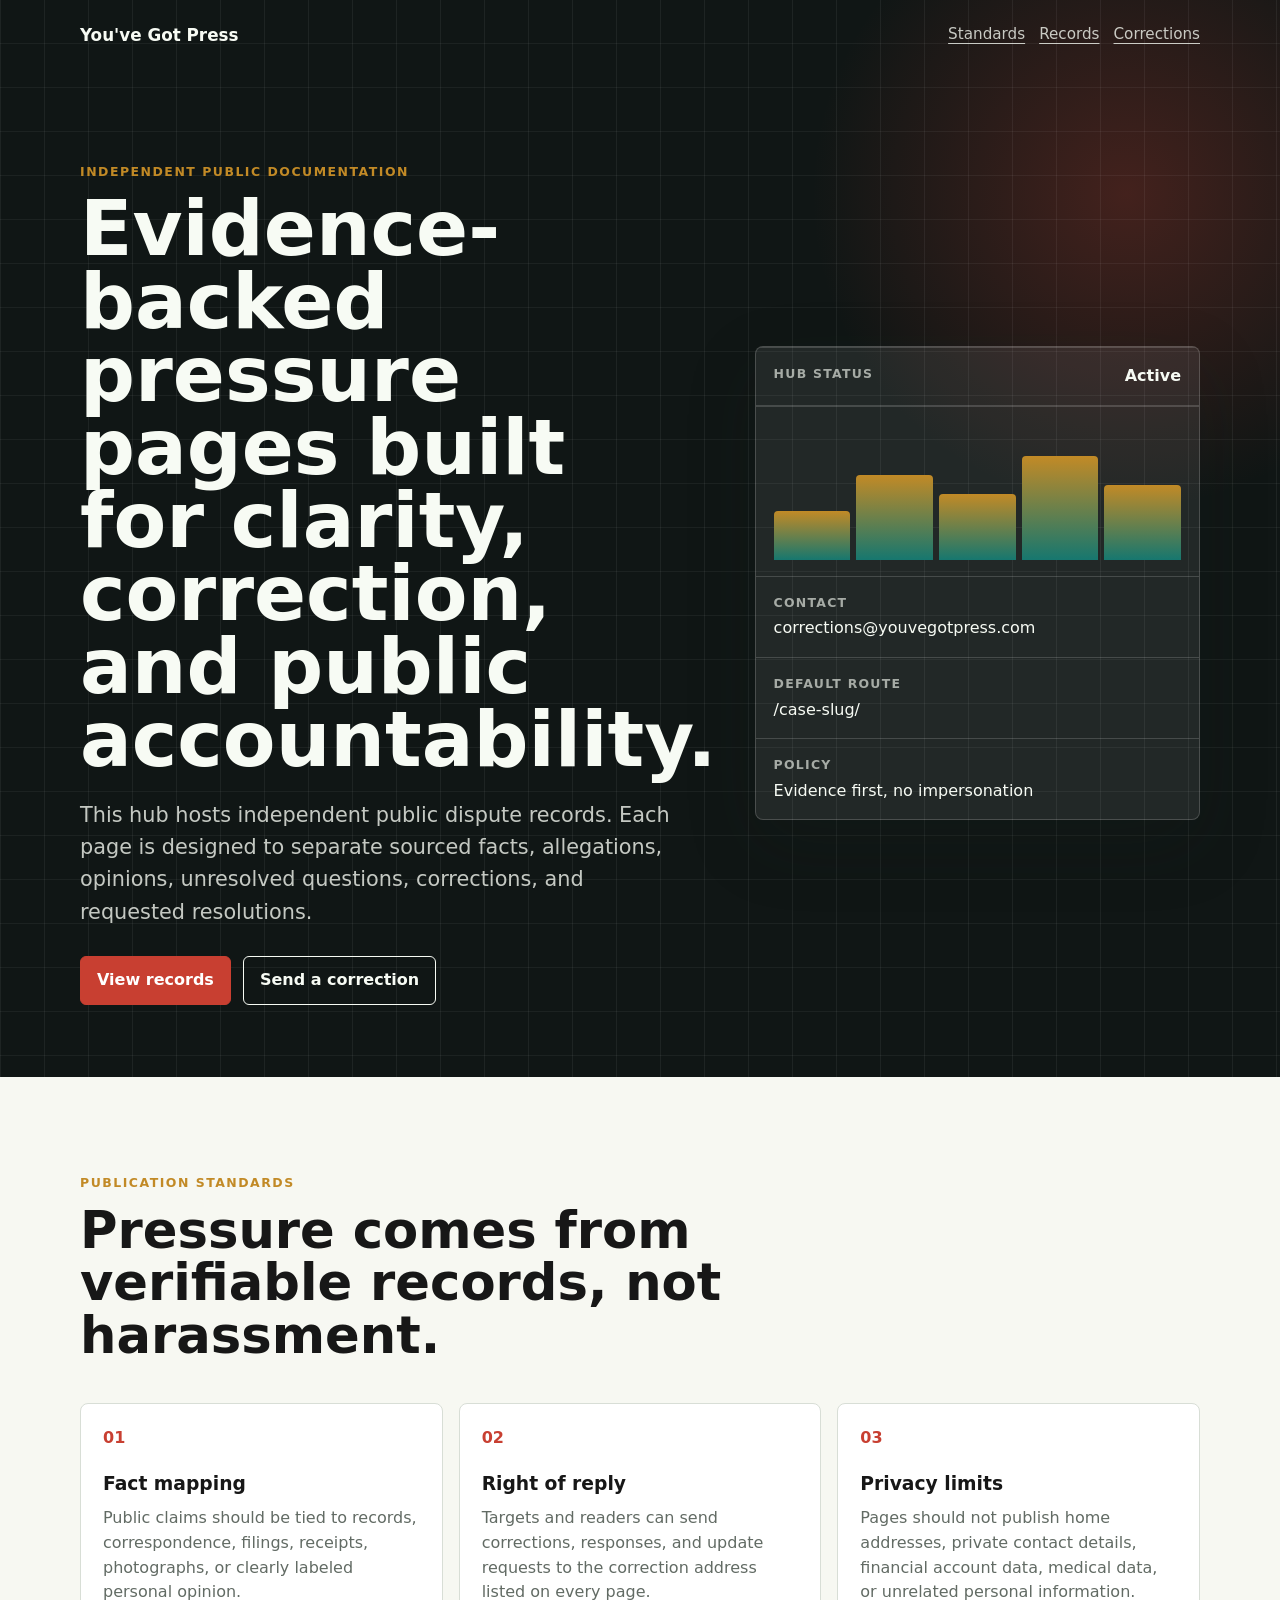
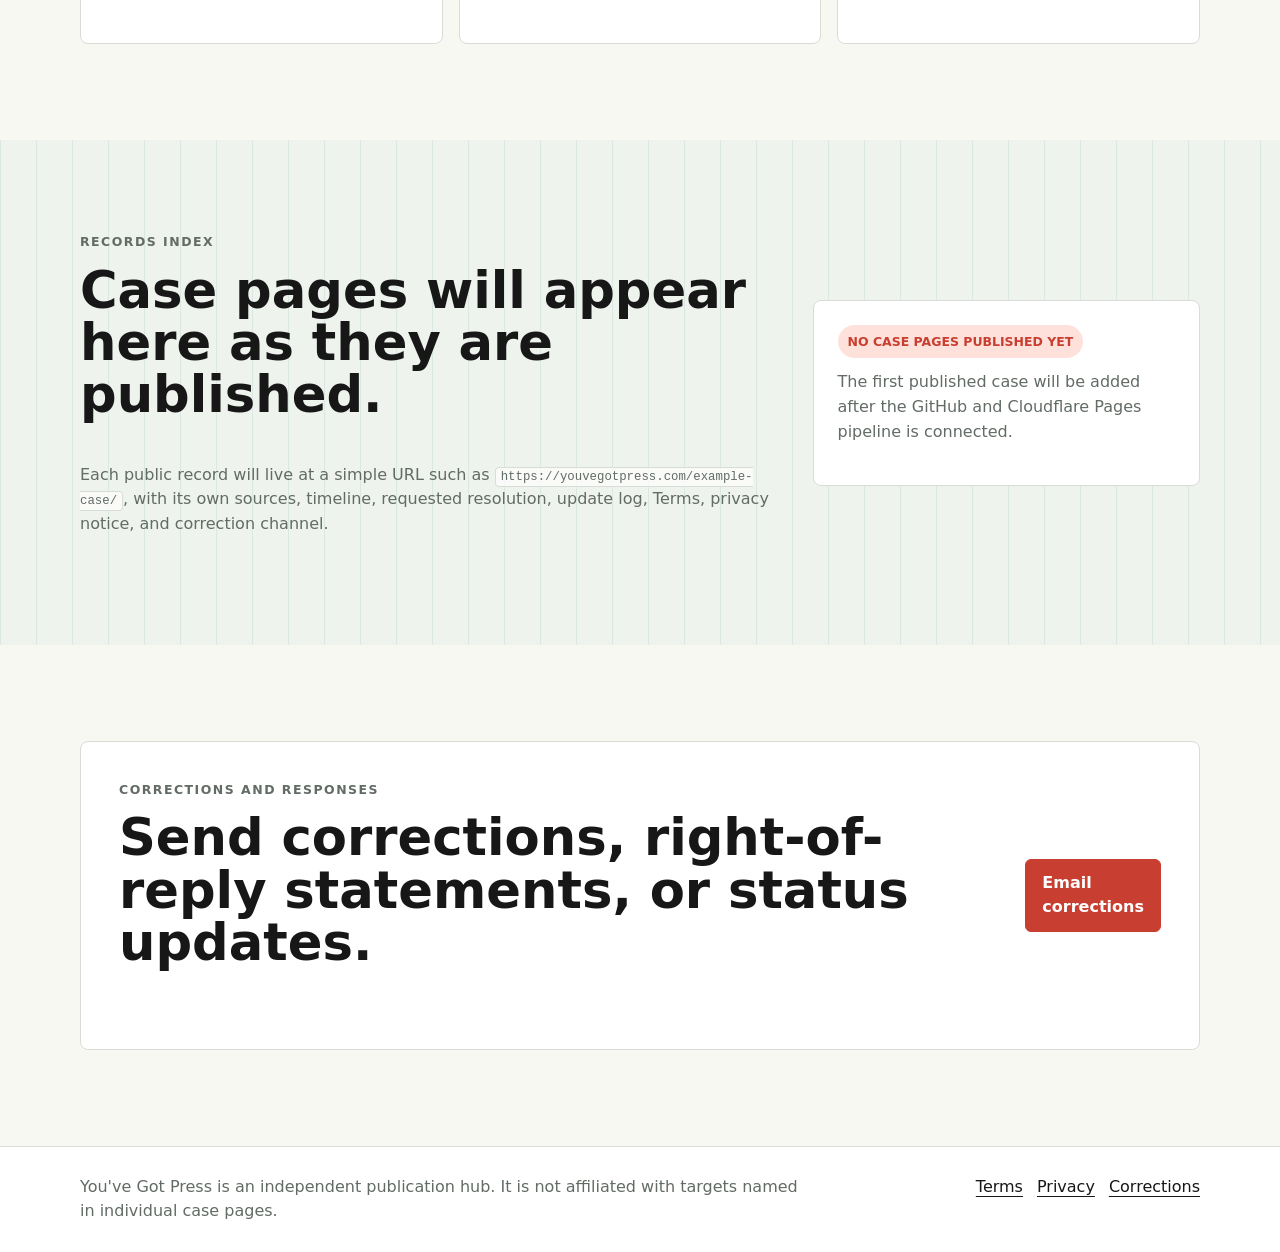
<file: index.html>
<!doctype html>
<html lang="en">
  <head>
    <meta charset="utf-8">
    <meta name="viewport" content="width=device-width, initial-scale=1">
    <title>You've Got Press | Independent Public Records Hub</title>
    <meta name="description" content="You've Got Press is an independent hub for evidence-backed public dispute pages, corrections, updates, and right-of-reply records.">
    <meta name="robots" content="index, follow">
    <link rel="canonical" href="https://youvegotpress.com/">
    <meta property="og:title" content="You've Got Press">
    <meta property="og:description" content="Independent evidence-backed public dispute pages with corrections and right-of-reply records.">
    <meta property="og:type" content="website">
    <meta property="og:url" content="https://youvegotpress.com/">
    <meta name="twitter:card" content="summary_large_image">
    <link rel="stylesheet" href="styles.css">
    <script type="application/ld+json">
      {
        "@context": "https://schema.org",
        "@type": "WebSite",
        "name": "You've Got Press",
        "url": "https://youvegotpress.com/",
        "description": "Independent hub for evidence-backed public dispute pages, corrections, updates, and right-of-reply records.",
        "publisher": {
          "@type": "Organization",
          "name": "You've Got Press"
        },
        "potentialAction": {
          "@type": "CommunicateAction",
          "target": "mailto:corrections@youvegotpress.com"
        }
      }
    </script>
  </head>
  <body>
    <a class="skip-link" href="#main">Skip to content</a>
    <header class="hero">
      <nav class="nav wrap" aria-label="Site navigation">
        <a class="brand" href="/">You've Got Press</a>
        <div>
          <a href="#standards">Standards</a>
          <a href="#records">Records</a>
          <a href="mailto:corrections@youvegotpress.com">Corrections</a>
        </div>
      </nav>
      <div class="hero-grid wrap">
        <section>
          <p class="eyebrow">Independent public documentation</p>
          <h1>Evidence-backed pressure pages built for clarity, correction, and public accountability.</h1>
          <p class="lead">This hub hosts independent public dispute records. Each page is designed to separate sourced facts, allegations, opinions, unresolved questions, corrections, and requested resolutions.</p>
          <div class="actions">
            <a class="button primary" href="#records">View records</a>
            <a class="button secondary" href="mailto:corrections@youvegotpress.com">Send a correction</a>
          </div>
        </section>
        <aside class="signal-panel" aria-label="Publication standards summary">
          <div class="panel-top">
            <span>Hub status</span>
            <strong>Active</strong>
          </div>
          <div class="signal-lines" aria-hidden="true">
            <i></i><i></i><i></i><i></i><i></i>
          </div>
          <dl>
            <div>
              <dt>Contact</dt>
              <dd>corrections@youvegotpress.com</dd>
            </div>
            <div>
              <dt>Default route</dt>
              <dd>/case-slug/</dd>
            </div>
            <div>
              <dt>Policy</dt>
              <dd>Evidence first, no impersonation</dd>
            </div>
          </dl>
        </aside>
      </div>
    </header>

    <main id="main">
      <section class="section wrap" id="standards">
        <div class="section-heading">
          <p class="eyebrow">Publication standards</p>
          <h2>Pressure comes from verifiable records, not harassment.</h2>
        </div>
        <div class="standards-grid">
          <article>
            <span>01</span>
            <h3>Fact mapping</h3>
            <p>Public claims should be tied to records, correspondence, filings, receipts, photographs, or clearly labeled personal opinion.</p>
          </article>
          <article>
            <span>02</span>
            <h3>Right of reply</h3>
            <p>Targets and readers can send corrections, responses, and update requests to the correction address listed on every page.</p>
          </article>
          <article>
            <span>03</span>
            <h3>Privacy limits</h3>
            <p>Pages should not publish home addresses, private contact details, financial account data, medical data, or unrelated personal information.</p>
          </article>
        </div>
      </section>

      <section class="records-band" id="records">
        <div class="wrap records-layout">
          <div>
            <p class="eyebrow">Records index</p>
            <h2>Case pages will appear here as they are published.</h2>
            <p>Each public record will live at a simple URL such as <code>https://youvegotpress.com/example-case/</code>, with its own sources, timeline, requested resolution, update log, Terms, privacy notice, and correction channel.</p>
          </div>
          <div class="empty-index">
            <span>No case pages published yet</span>
            <p>The first published case will be added after the GitHub and Cloudflare Pages pipeline is connected.</p>
          </div>
        </div>
      </section>

      <section class="section wrap">
        <div class="cta-strip">
          <div>
            <p class="eyebrow">Corrections and responses</p>
            <h2>Send corrections, right-of-reply statements, or status updates.</h2>
          </div>
          <a class="button primary" href="mailto:corrections@youvegotpress.com">Email corrections</a>
        </div>
      </section>
    </main>

    <footer class="footer">
      <div class="wrap">
        <p>You've Got Press is an independent publication hub. It is not affiliated with targets named in individual case pages.</p>
        <div>
          <a href="/terms.html">Terms</a>
          <a href="/privacy.html">Privacy</a>
          <a href="mailto:corrections@youvegotpress.com">Corrections</a>
        </div>
      </div>
    </footer>
  </body>
</html>
</file>
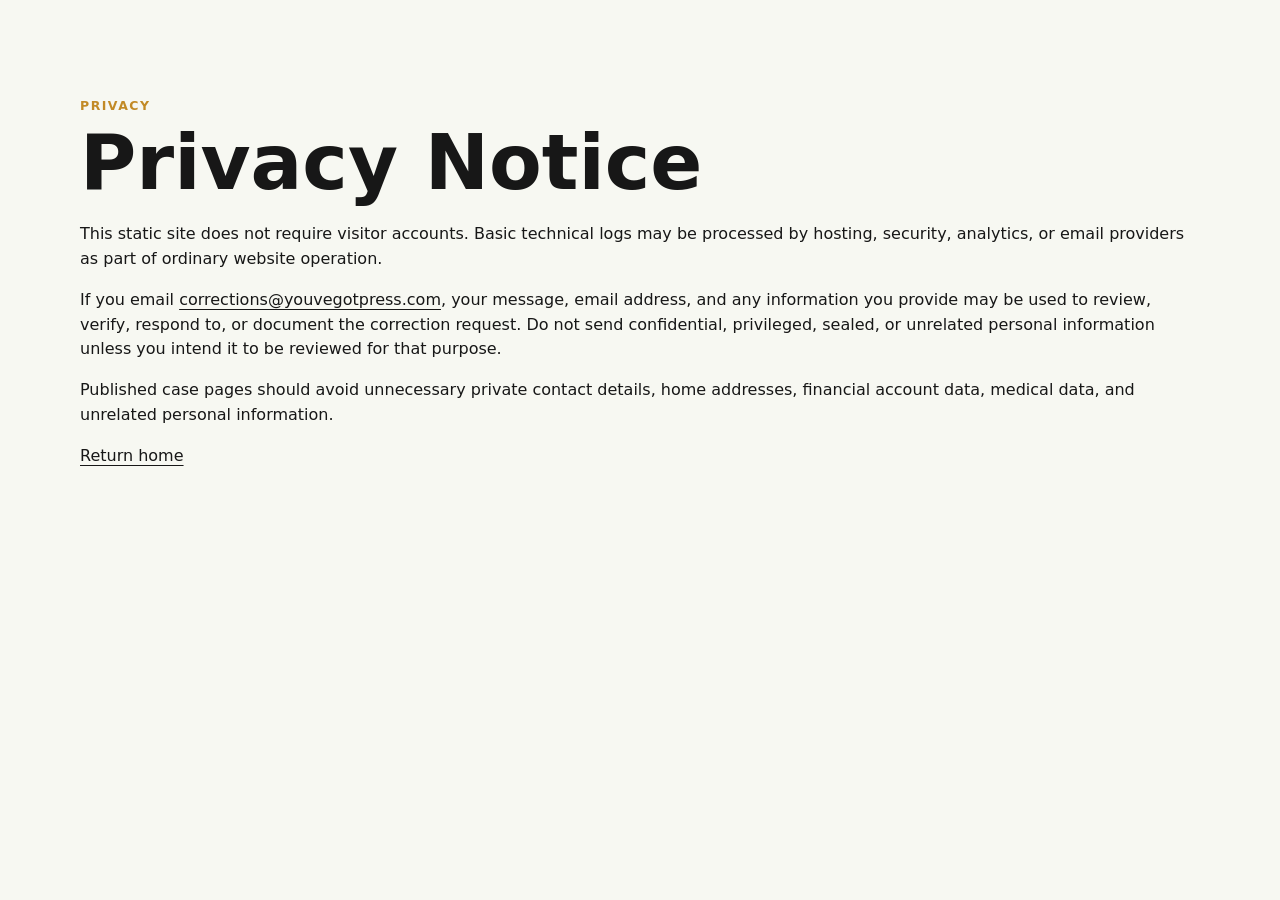
<file: privacy.html>
<!doctype html>
<html lang="en">
  <head>
    <meta charset="utf-8">
    <meta name="viewport" content="width=device-width, initial-scale=1">
    <title>Privacy | You've Got Press</title>
    <meta name="description" content="Privacy notice for You've Got Press.">
    <link rel="canonical" href="https://youvegotpress.com/privacy.html">
    <link rel="stylesheet" href="styles.css">
  </head>
  <body>
    <main class="section wrap">
      <p class="eyebrow">Privacy</p>
      <h1>Privacy Notice</h1>
      <p>This static site does not require visitor accounts. Basic technical logs may be processed by hosting, security, analytics, or email providers as part of ordinary website operation.</p>
      <p>If you email <a href="mailto:corrections@youvegotpress.com">corrections@youvegotpress.com</a>, your message, email address, and any information you provide may be used to review, verify, respond to, or document the correction request. Do not send confidential, privileged, sealed, or unrelated personal information unless you intend it to be reviewed for that purpose.</p>
      <p>Published case pages should avoid unnecessary private contact details, home addresses, financial account data, medical data, and unrelated personal information.</p>
      <p><a href="/">Return home</a></p>
    </main>
  </body>
</html>
</file>
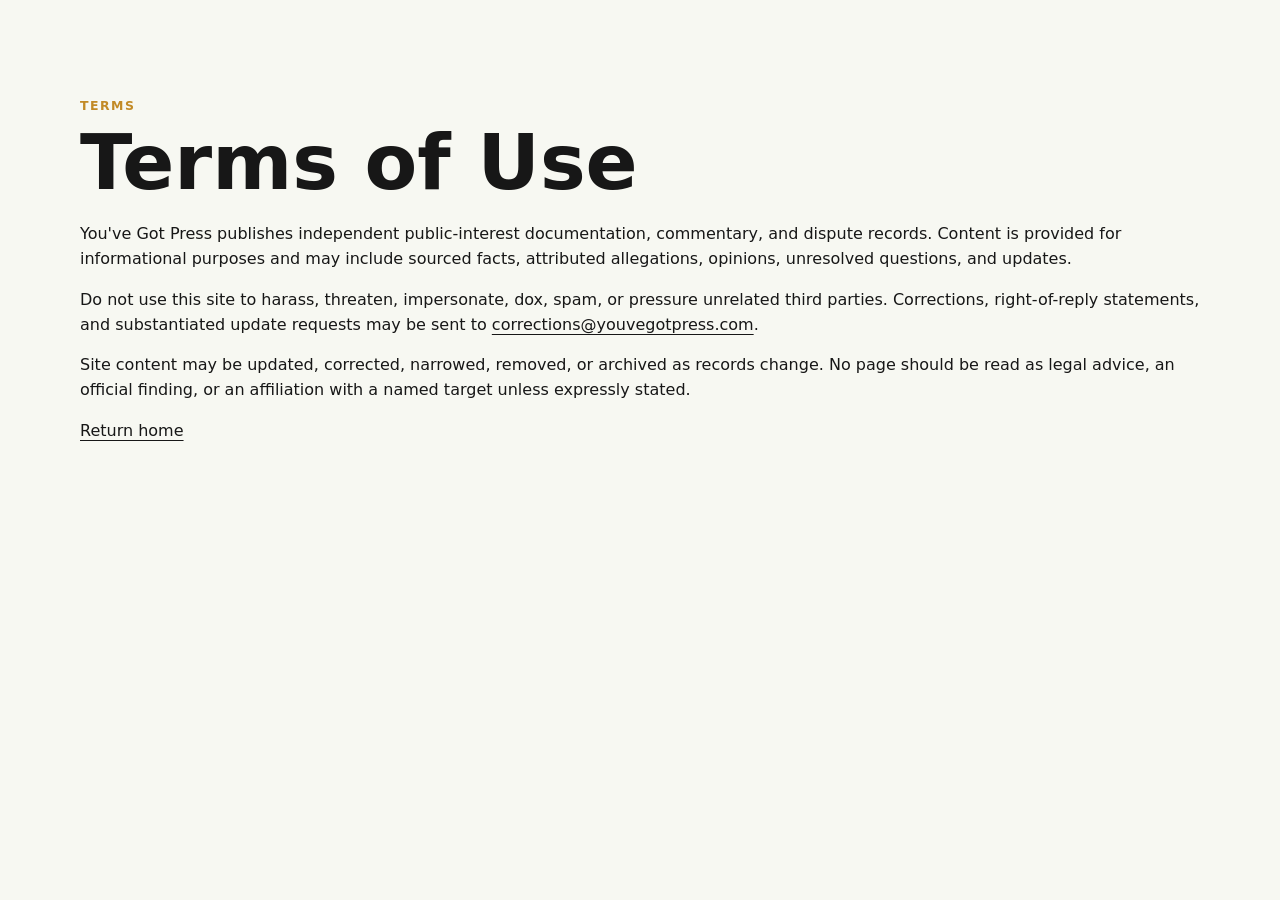
<file: terms.html>
<!doctype html>
<html lang="en">
  <head>
    <meta charset="utf-8">
    <meta name="viewport" content="width=device-width, initial-scale=1">
    <title>Terms | You've Got Press</title>
    <meta name="description" content="Terms for using You've Got Press.">
    <link rel="canonical" href="https://youvegotpress.com/terms.html">
    <link rel="stylesheet" href="styles.css">
  </head>
  <body>
    <main class="section wrap">
      <p class="eyebrow">Terms</p>
      <h1>Terms of Use</h1>
      <p>You've Got Press publishes independent public-interest documentation, commentary, and dispute records. Content is provided for informational purposes and may include sourced facts, attributed allegations, opinions, unresolved questions, and updates.</p>
      <p>Do not use this site to harass, threaten, impersonate, dox, spam, or pressure unrelated third parties. Corrections, right-of-reply statements, and substantiated update requests may be sent to <a href="mailto:corrections@youvegotpress.com">corrections@youvegotpress.com</a>.</p>
      <p>Site content may be updated, corrected, narrowed, removed, or archived as records change. No page should be read as legal advice, an official finding, or an affiliation with a named target unless expressly stated.</p>
      <p><a href="/">Return home</a></p>
    </main>
  </body>
</html>
</file>
<file: styles.css>
:root {
  --ink: #171717;
  --muted: #626b64;
  --paper: #f7f8f2;
  --surface: #ffffff;
  --line: #d8ded6;
  --hero: #101615;
  --accent: #c83f31;
  --accent-soft: #ffe1db;
  --teal: #16776f;
  --gold: #c28a26;
  --shadow: 0 24px 70px rgba(20, 31, 28, 0.18);
}

* {
  box-sizing: border-box;
}

html {
  scroll-behavior: smooth;
}

body {
  margin: 0;
  color: var(--ink);
  background: var(--paper);
  font-family: Inter, ui-sans-serif, system-ui, -apple-system, BlinkMacSystemFont, "Segoe UI", Arial, sans-serif;
  line-height: 1.55;
}

a {
  color: inherit;
  text-underline-offset: 4px;
}

.skip-link {
  position: absolute;
  left: 16px;
  top: -80px;
  z-index: 10;
  padding: 10px 12px;
  background: var(--surface);
}

.skip-link:focus {
  top: 16px;
}

.wrap {
  width: min(1120px, calc(100% - 32px));
  margin: 0 auto;
}

.hero {
  min-height: 88vh;
  color: #f7fbf4;
  background:
    linear-gradient(90deg, rgba(255, 255, 255, 0.06) 1px, transparent 1px),
    linear-gradient(0deg, rgba(255, 255, 255, 0.05) 1px, transparent 1px),
    radial-gradient(circle at 88% 18%, rgba(200, 63, 49, 0.28), transparent 22%),
    var(--hero);
  background-size: 44px 44px, 44px 44px, auto, auto;
}

.nav {
  display: flex;
  justify-content: space-between;
  gap: 20px;
  align-items: center;
  padding: 22px 0;
}

.brand {
  font-weight: 850;
  font-size: 1.05rem;
  text-decoration: none;
}

.nav div {
  display: flex;
  flex-wrap: wrap;
  justify-content: flex-end;
  gap: 14px;
  color: rgba(247, 251, 244, 0.78);
  font-size: 0.95rem;
}

.hero-grid {
  display: grid;
  grid-template-columns: minmax(0, 1.15fr) minmax(300px, 0.85fr);
  gap: clamp(28px, 6vw, 72px);
  align-items: center;
  padding: clamp(48px, 8vw, 92px) 0 72px;
}

.eyebrow {
  margin: 0 0 12px;
  color: var(--gold);
  font-size: 0.78rem;
  font-weight: 800;
  letter-spacing: 0.12em;
  text-transform: uppercase;
}

h1,
h2,
h3,
p {
  margin-top: 0;
}

h1 {
  max-width: 880px;
  margin-bottom: 22px;
  font-size: clamp(2.55rem, 6vw, 6rem);
  line-height: 0.95;
  letter-spacing: 0;
}

.lead {
  max-width: 690px;
  color: rgba(247, 251, 244, 0.78);
  font-size: clamp(1.05rem, 2vw, 1.3rem);
}

.actions {
  display: flex;
  flex-wrap: wrap;
  gap: 12px;
  margin-top: 28px;
}

.button {
  display: inline-flex;
  min-height: 44px;
  align-items: center;
  justify-content: center;
  border: 1px solid currentColor;
  border-radius: 6px;
  padding: 11px 16px;
  font-weight: 800;
  text-decoration: none;
}

.button.primary {
  border-color: var(--accent);
  background: var(--accent);
  color: #fff;
}

.button.secondary {
  color: #f7fbf4;
}

.signal-panel {
  border: 1px solid rgba(255, 255, 255, 0.18);
  border-radius: 8px;
  background: rgba(255, 255, 255, 0.08);
  box-shadow: var(--shadow);
  overflow: hidden;
}

.panel-top {
  display: flex;
  justify-content: space-between;
  gap: 14px;
  border-bottom: 1px solid rgba(255, 255, 255, 0.16);
  padding: 18px;
}

.panel-top span,
.signal-panel dt {
  color: rgba(247, 251, 244, 0.62);
  font-size: 0.78rem;
  font-weight: 800;
  letter-spacing: 0.1em;
  text-transform: uppercase;
}

.signal-lines {
  display: grid;
  grid-template-columns: repeat(5, 1fr);
  gap: 6px;
  align-items: end;
  height: 170px;
  padding: 18px;
}

.signal-lines i {
  display: block;
  border-radius: 4px 4px 0 0;
  background: linear-gradient(180deg, var(--gold), var(--teal));
}

.signal-lines i:nth-child(1) { height: 36%; }
.signal-lines i:nth-child(2) { height: 62%; }
.signal-lines i:nth-child(3) { height: 48%; }
.signal-lines i:nth-child(4) { height: 76%; }
.signal-lines i:nth-child(5) { height: 55%; }

.signal-panel dl {
  display: grid;
  gap: 0;
  margin: 0;
}

.signal-panel div {
  border-top: 1px solid rgba(255, 255, 255, 0.16);
  padding: 16px 18px;
}

.signal-panel dd {
  margin: 4px 0 0;
  overflow-wrap: anywhere;
}

.section {
  padding: clamp(56px, 8vw, 96px) 0;
}

.section-heading {
  max-width: 760px;
  margin-bottom: 28px;
}

.section-heading h2,
.records-layout h2,
.cta-strip h2 {
  font-size: clamp(2rem, 4vw, 4.1rem);
  line-height: 1.02;
  letter-spacing: 0;
}

.standards-grid {
  display: grid;
  grid-template-columns: repeat(3, 1fr);
  gap: 16px;
}

.standards-grid article,
.empty-index,
.cta-strip {
  border: 1px solid var(--line);
  border-radius: 8px;
  background: var(--surface);
}

.standards-grid article {
  padding: 22px;
}

.standards-grid span {
  color: var(--accent);
  font-weight: 850;
}

.standards-grid h3 {
  margin: 18px 0 8px;
}

.standards-grid p,
.records-layout p,
.cta-strip p,
.footer p {
  color: var(--muted);
}

.records-band {
  padding: clamp(56px, 8vw, 92px) 0;
  background:
    linear-gradient(90deg, rgba(22, 119, 111, 0.09) 1px, transparent 1px),
    #eef3ed;
  background-size: 36px 36px;
}

.records-layout {
  display: grid;
  grid-template-columns: minmax(0, 1fr) minmax(280px, 0.55fr);
  gap: 28px;
  align-items: center;
}

code {
  border: 1px solid var(--line);
  border-radius: 4px;
  background: rgba(255, 255, 255, 0.7);
  padding: 2px 5px;
  font-size: 0.95em;
}

.empty-index {
  padding: 24px;
}

.empty-index span {
  display: inline-block;
  margin-bottom: 12px;
  border-radius: 999px;
  background: var(--accent-soft);
  color: var(--accent);
  padding: 7px 10px;
  font-size: 0.78rem;
  font-weight: 850;
  text-transform: uppercase;
}

.cta-strip {
  display: flex;
  justify-content: space-between;
  gap: 24px;
  align-items: center;
  padding: clamp(22px, 5vw, 38px);
}

.footer {
  border-top: 1px solid var(--line);
  padding: 28px 0;
  background: #fff;
}

.footer .wrap {
  display: flex;
  justify-content: space-between;
  gap: 20px;
}

.footer p {
  max-width: 720px;
  margin-bottom: 0;
}

.footer div div {
  display: flex;
  gap: 14px;
  white-space: nowrap;
}

@media (max-width: 820px) {
  .hero {
    min-height: auto;
  }

  .nav,
  .hero-grid,
  .records-layout,
  .cta-strip,
  .footer .wrap {
    grid-template-columns: 1fr;
    flex-direction: column;
    align-items: flex-start;
  }

  .hero-grid {
    display: grid;
  }

  .standards-grid {
    grid-template-columns: 1fr;
  }

  .nav div,
  .footer div div {
    justify-content: flex-start;
  }
}
</file>
